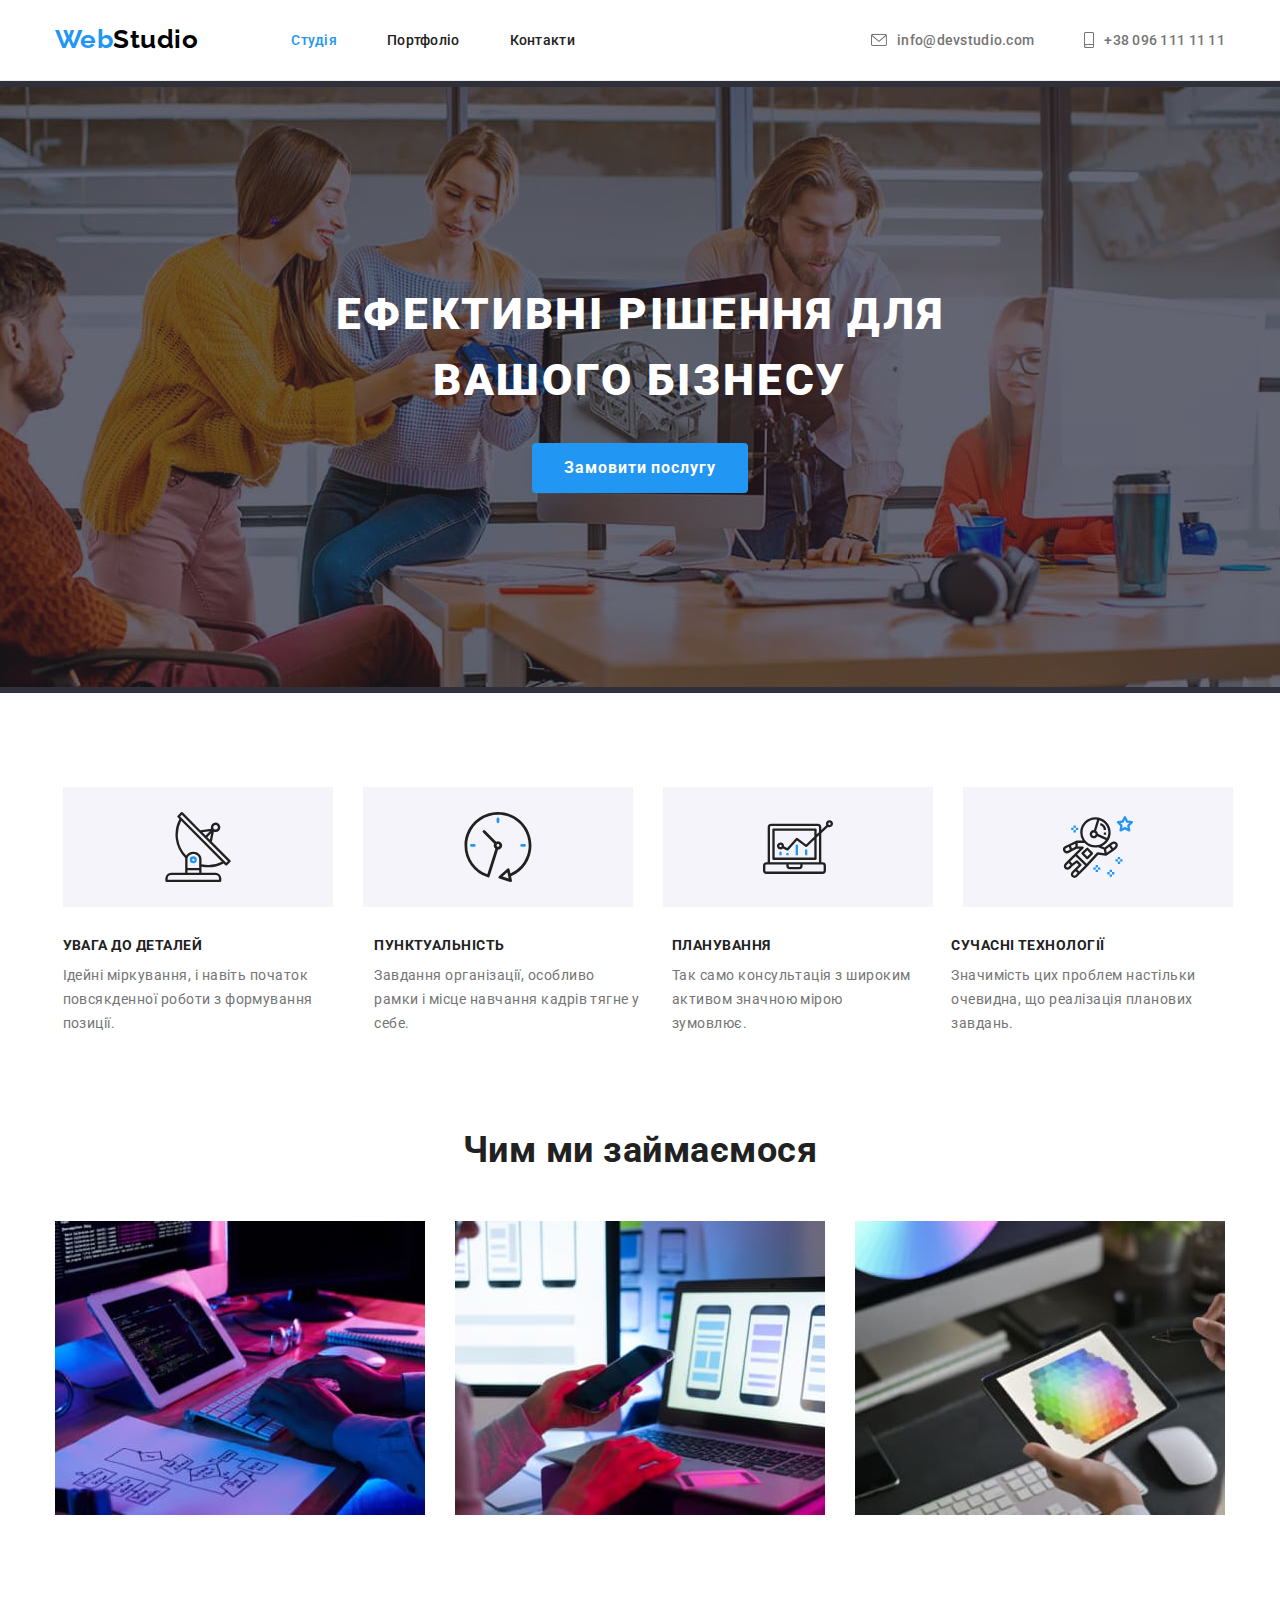
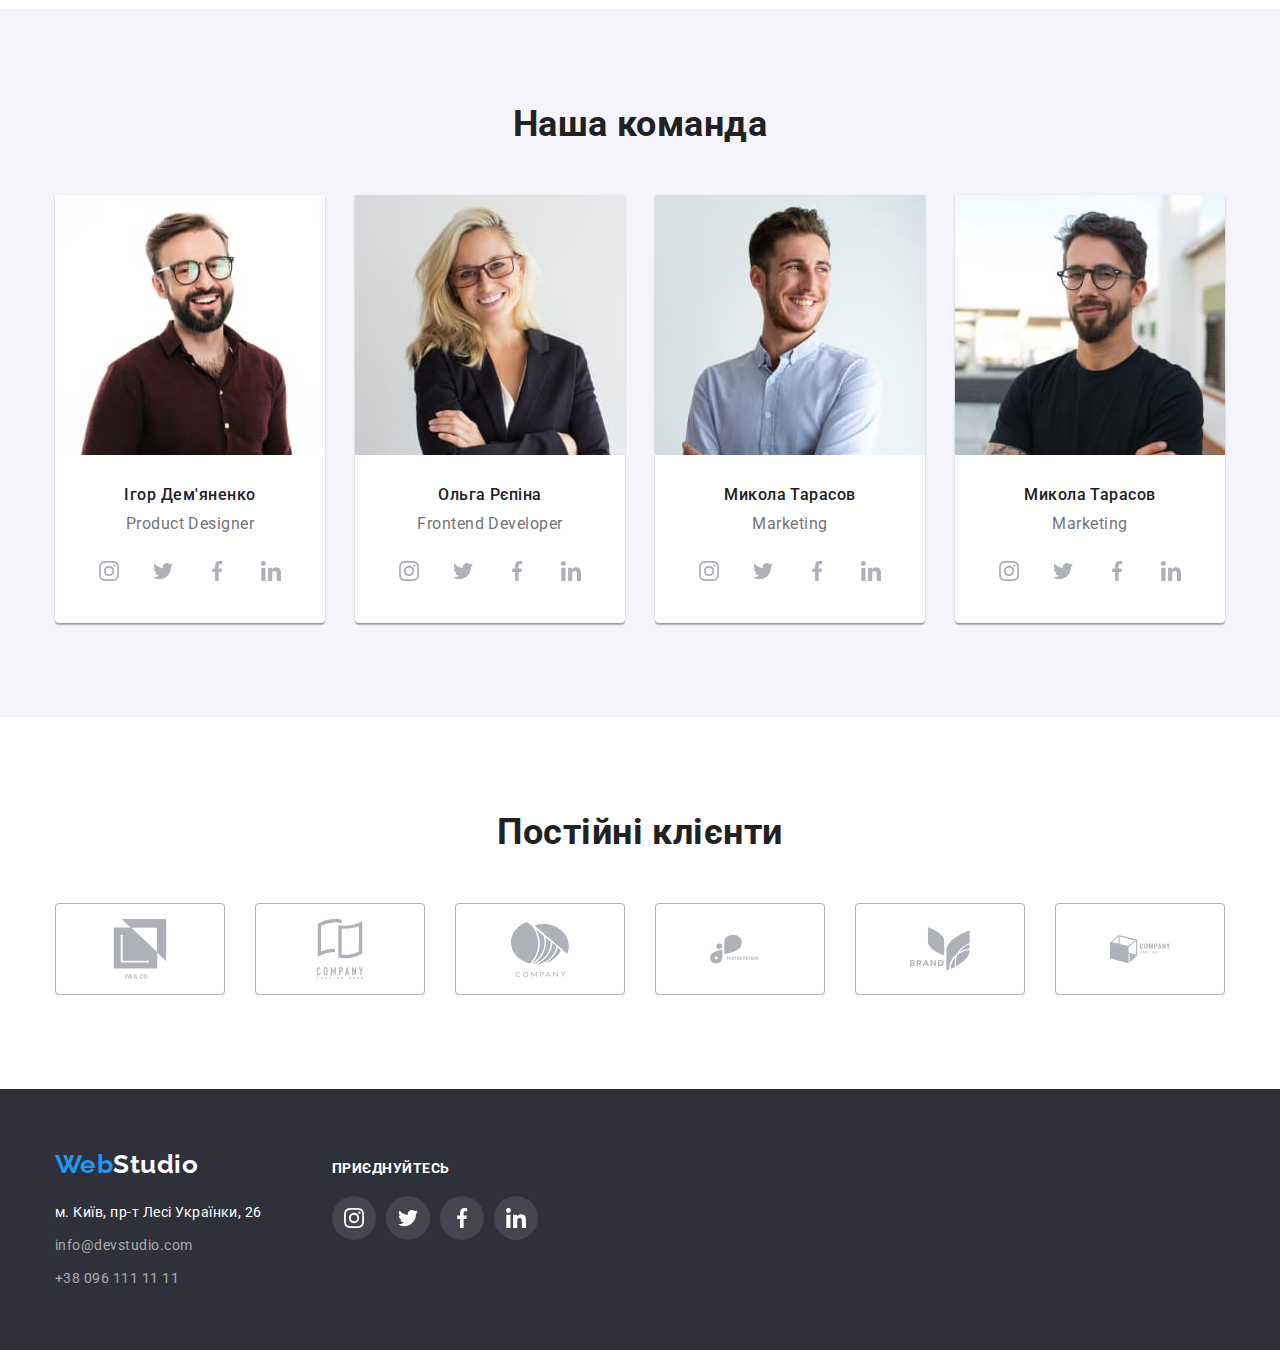
<file: index.html>
<!DOCTYPE html>
<html lang="uk">
<head>
    <meta charset="UTF-8">
    <meta http-equiv="X-UA-Compatible" content="IE=edge">
    <meta name="viewport" content="width=device-width, initial-scale=1.0">
    <title>Студія</title>
    <link rel="preconnect" href="https://fonts.googleapis.com">
    <link rel="preconnect" href="https://fonts.gstatic.com" crossorigin>
    <link href="https://fonts.googleapis.com/css2?family=Raleway:wght@700&family=Roboto:wght@400;500;700;900&display=swap"
    rel="stylesheet">
    <link rel="stylesheet" href="https://cdnjs.cloudflare.com/ajax/libs/modern-normalize/1.1.0/modern-normalize.min.css">
    <link rel="stylesheet" href="./css/styles.css">
    
</head>
<body>
    <!--header-->
    <header class="header">
      <div class="container"><nav class="nav">
        <a class="logo" href="./index.html"><span class="logo-web">Web</span>Studio</a>
        <ul class="list">
            <li class="item"><a href="./index.html" class="nav-link current">Студія</a></li>
            <li  class="item"><a href="./portfolio.html" class="nav-link">Портфоліо</a> </li>
            <li  class="item"><a href="#" class="nav-link">Контакти</a></li>
        </ul>
    </nav>
    <ul class="list">
        <li class="item contact-item">
            <a href="meilto:info@devstudio.com" class="contact-link"><svg class="contact-icon" width="16" height="12">
                <use href="./images/icons.svg#icon-mail"></use>
            </svg>info@devstudio.com</a></li>
        <li class="item contact-item">
            <a href="tel:+380961111111" class="contact-link">
                <svg class="contact-icon" width="10" height="16">
                    <use href="./images/icons.svg#icon-smartphone"></use>
                </svg>+38 096 111 11 11</a></li>
    </ul></div> 
        
    </header>
    <main>
    <!--"hero"-->
    <section class="hero">
        <div class="container"><h1 class="hero-title">Ефективні рішення для вашого бізнесу</h1>
        <button class="hero-button" type="button">Замовити послугу</button></div>
    </section>
    <!--about-->
    <section class="about" >
       <div class="container"><h2 class="hidden-title">ключові теги</h2>
        <ul class="list icon-list">
            <li class="about-item-icon"><svg class="about-icon" width="70" height="70" ><use href="./images/icons.svg#icon-antenna"></use></svg></li>
            <li class="about-item-icon"><svg class="about-icon" width="70" height="70"><use href="./images/icons.svg#icon-clock"></use></svg></li>
            <li class="about-item-icon"><svg class="about-icon" width="70" height="70"><use href="./images/icons.svg#icon-diagram"></use></svg></li>
            <li class="about-item-icon"><svg class="about-icon" width="70" height="70"><use href="./images/icons.svg#icon-astronaut"></use></svg></li>
        </ul>
    <ul class="list">
        <li class="about-item">
            <h3 class="about-title">Увага до деталей</h3>
            <p class="about-text">Ідейні міркування, і навіть початок повсякденної роботи з формування позиції.</p>
    
        </li>
        <li class="about-item">
            <h3 class="about-title">Пунктуальність</h3>
            <p class="about-text">Завдання організації, особливо рамки і місце навчання кадрів тягне у себе.</p>
    
        </li>
        <li class="about-item">
            <h3 class="about-title">Планування</h3>
            <p class="about-text">Так само консультація з широким активом значною мірою зумовлює.</p>
    
        </li>
        <li class="about-item">
            <h3 class="about-title">Сучасні технології</h3>
            <p class="about-text">Значимість цих проблем настільки очевидна, що реалізація планових завдань.</p>
    
        </li>
    </ul></div> 
    </section>
    <!--work-->
    <section class="work">
        <div class="container"><h2 class="work-title">Чим ми займаємося</h2>
        <ul class="list">
        <li class="work-item"><img src="./images/box1.jpg" alt="розробка продукту" class="img"  width="370"  height="294"></li>
        <li class="work-item"><img src="./images/box2.jpg" alt="адаптація продукту" class="img" width="370" height="294" ></li>
        <li class="work-item"><img src="./images/box3.jpg" alt=" дизайн продукту" class="img" width="370" height="294" > </li>
        </ul></div>
    </section>
    <!--our team-->
    <section class="team">
        <div class="container">
        <h2 class="team-title">Наша команда</h2>
        <ul class="list ">
            <li  class="team-item">
                <img src="./images/img1.jpg" alt="веселий чоловік" class="img" width="270">
                <div class="team-text"><h3 class="team-name">Ігор Дем'яненко</h3>
                <p class="team-position">Product Designer</p>
                <ul class="list social-list">
                    <li class="social-item">
                        <a href="" class="social-link">
                            <svg class="social-icon" width="20" height="20">
                                <use href="./images/icons.svg#icon-instagram"></use>
                            </svg>
                        </a>
                    </li>
                    <li class="social-item">
                        <a href="" class="social-link">
                            <svg class="social-icon" width="20" height="20">
                                <use href="./images/icons.svg#icon-twitter"></use>
                            </svg>
                        </a>
                    </li>
                    <li class="social-item">
                        <a href="" class="social-link">
                            <svg class="social-icon" width="20" height="20">
                                <use href="./images/icons.svg#icon-facebook"></use>
                            </svg>
                        </a>
                    </li>
                    <li class="social-item">
                        <a href="" class="social-link">
                            <svg class="social-icon" width="20" height="20">
                                <use href="./images/icons.svg#icon-linkedin"></use>
                            </svg>
                        </a>
                    </li>
                </ul></div>
            
            </li>
            <li class="team-item">
                <img src="./images/img2.jpg" alt="жінка в окулярах" class="img" width="270">
                <div class="team-text"><h3 class="team-name">Ольга Рєпіна</h3>
                <p class="team-position">Frontend Developer</p>
                <ul class="list social-list">
                    <li class="social-item">
                        <a href="" class="social-link">
                            <svg class="social-icon" width="20" height="20">
                                <use href="./images/icons.svg#icon-instagram"></use>
                            </svg>
                        </a>
                    </li>
                    <li class="social-item">
                        <a href="" class="social-link">
                            <svg class="social-icon" width="20" height="20">
                                <use href="./images/icons.svg#icon-twitter"></use>
                            </svg>
                        </a>
                    </li>
                    <li class="social-item">
                        <a href="" class="social-link">
                            <svg class="social-icon" width="20" height="20">
                                <use href="./images/icons.svg#icon-facebook"></use>
                            </svg>
                        </a>
                    </li>
                    <li class="social-item">
                        <a href="" class="social-link">
                            <svg class="social-icon" width="20" height="20">
                                <use href="./images/icons.svg#icon-linkedin"></use>
                            </svg>
                        </a>
                    </li>
                </ul></div>
            </li>
            <li class="team-item">
                <img src="./images/img3.jpg" alt="чоловік в блакитній сорочці" class="img" width="270">
                <div class="team-text"><h3 class="team-name">Микола Тарасов</h3>
                <p class="team-position">Marketing</p>
                <ul class="list social-list">
                    <li class="social-item">
                        <a href="" class="social-link">
                            <svg class="social-icon" width="20" height="20">
                                <use href="./images/icons.svg#icon-instagram"></use>
                            </svg>
                        </a>
                    </li>
                    <li class="social-item">
                        <a href="" class="social-link">
                            <svg class="social-icon" width="20" height="20">
                                <use href="./images/icons.svg#icon-twitter"></use>
                            </svg>
                        </a>
                    </li>
                    <li class="social-item">
                        <a href="" class="social-link">
                            <svg class="social-icon" width="20" height="20">
                                <use href="./images/icons.svg#icon-facebook"></use>
                            </svg>
                        </a>
                    </li>
                    <li class="social-item">
                        <a href="" class="social-link">
                            <svg class="social-icon" width="20" height="20">
                                <use href="./images/icons.svg#icon-linkedin"></use>
                            </svg>
                        </a>
                    </li>
                </ul></div>
            </li>
            <li class="team-item">
                <img src="./images/img4.jpg" alt="чоловік з бородою" class="img" width="270">
                <div class="team-text"><h3 class="team-name">Микола Тарасов</h3>
                <p class="team-position">Marketing</p>
                <ul class="list social-list">
                    <li class="social-item">
                        <a href="" class="social-link">
                            <svg class="social-icon" width="20" height="20">
                                <use href="./images/icons.svg#icon-instagram"></use>
                            </svg>
                        </a>
                    </li>
                    <li class="social-item">
                        <a href="" class="social-link">
                            <svg class="social-icon" width="20" height="20">
                                <use href="./images/icons.svg#icon-twitter"></use>
                            </svg>
                        </a>
                    </li>
                    <li class="social-item">
                        <a href="" class="social-link">
                            <svg class="social-icon" width="20" height="20">
                                <use href="./images/icons.svg#icon-facebook"></use>
                            </svg>
                        </a>
                    </li>
                    <li class="social-item">
                        <a href="" class="social-link">
                            <svg class="social-icon" width="20" height="20">
                                <use href="./images/icons.svg#icon-linkedin"></use>
                            </svg>
                        </a>
                    </li>
                </ul></div>

            </li>
        </ul></div>
    </section>
    <!-- clients -->
    <section class="clients">
        <div class="container">
            <h2 class="clients-title">Постійні клієнти</h2>
            <ul class="list">
                <li class="clients-item"><a class="clients-link" href=""><svg class="clients-icon" width="106" height="60"><use href="./images/icons.svg#icon-group1"></use></svg></a></li>
                <li class="clients-item"><a class="clients-link" href=""><svg class="clients-icon" width="106" height="60"><use href="./images/icons.svg#icon-group2"></use></svg></a></li>
                <li class="clients-item"><a class="clients-link" href=""><svg class="clients-icon" width="106" height="60"><use href="./images/icons.svg#icon-group3"></use></svg></a></li>
                <li class="clients-item"><a class="clients-link" href=""><svg class="clients-icon" width="106" height="60"><use href="./images/icons.svg#icon-group4"></use></svg></a></li>
                <li class="clients-item"><a class="clients-link" href=""><svg class="clients-icon" width="106" height="60"><use href="./images/icons.svg#icon-group5"></use></svg></a></li>
                <li class="clients-item"><a class="clients-link" href=""><svg class="clients-icon" width="106" height="60"><use href="./images/icons.svg#icon-group6"></use></svg></a></li>
            </ul>
        </div>
    </section>
</main>
<!--footer-->
<footer class="footer">
    <div class="container">
    <section><a href="./index.html" class="footer-logo"><span class="logo-web">Web</span>Studio</a>
    <address class="address">
        <ul class="list">
            <li class="address-item"><a href="#" target="_blank" rel="noopener noreferrer" class="address-location">м. Київ,
                    пр-т Лесі Українки, 26</a></li>
            <li class="address-item"><a href="mailto:info@devstudio.com" class="address-mail">info@devstudio.com</a></li>
            <li class="address-item"><a href="tel:+380961111111" class="address-tel">+38 096 111 11 11</a></li>
        </ul>
    </address></section>
    <section class="join">
        <h2 class="join-title">приєднуйтесь</h2>
        <ul class="list join-list">
            <li class="social-item">
                <a href="" class="social-link">
                    <svg class="social-icon" width="20" height="20">
                        <use href="./images/icons.svg#icon-instagram"></use>
                    </svg>
                </a>
            </li>
            <li class="social-item">
                <a href="" class="social-link">
                    <svg class="social-icon" width="20" height="20">
                        <use href="./images/icons.svg#icon-twitter"></use>
                    </svg>
                </a>
            </li>
            <li class="social-item">
                <a href=""  class="social-link">
                    <svg class="social-icon" width="20" height="20">
                        <use href="./images/icons.svg#icon-facebook"></use>
                    </svg>
                </a>
            </li>
            <li class="social-item">
                <a href="" class="social-link">
                    <svg class="social-icon" width="20" height="20">
                        <use href="./images/icons.svg#icon-linkedin"></use>
                    </svg>
                </a>
            </li>
        </ul>
    </section>
</div>
</footer>
</body>
</html>
</file>
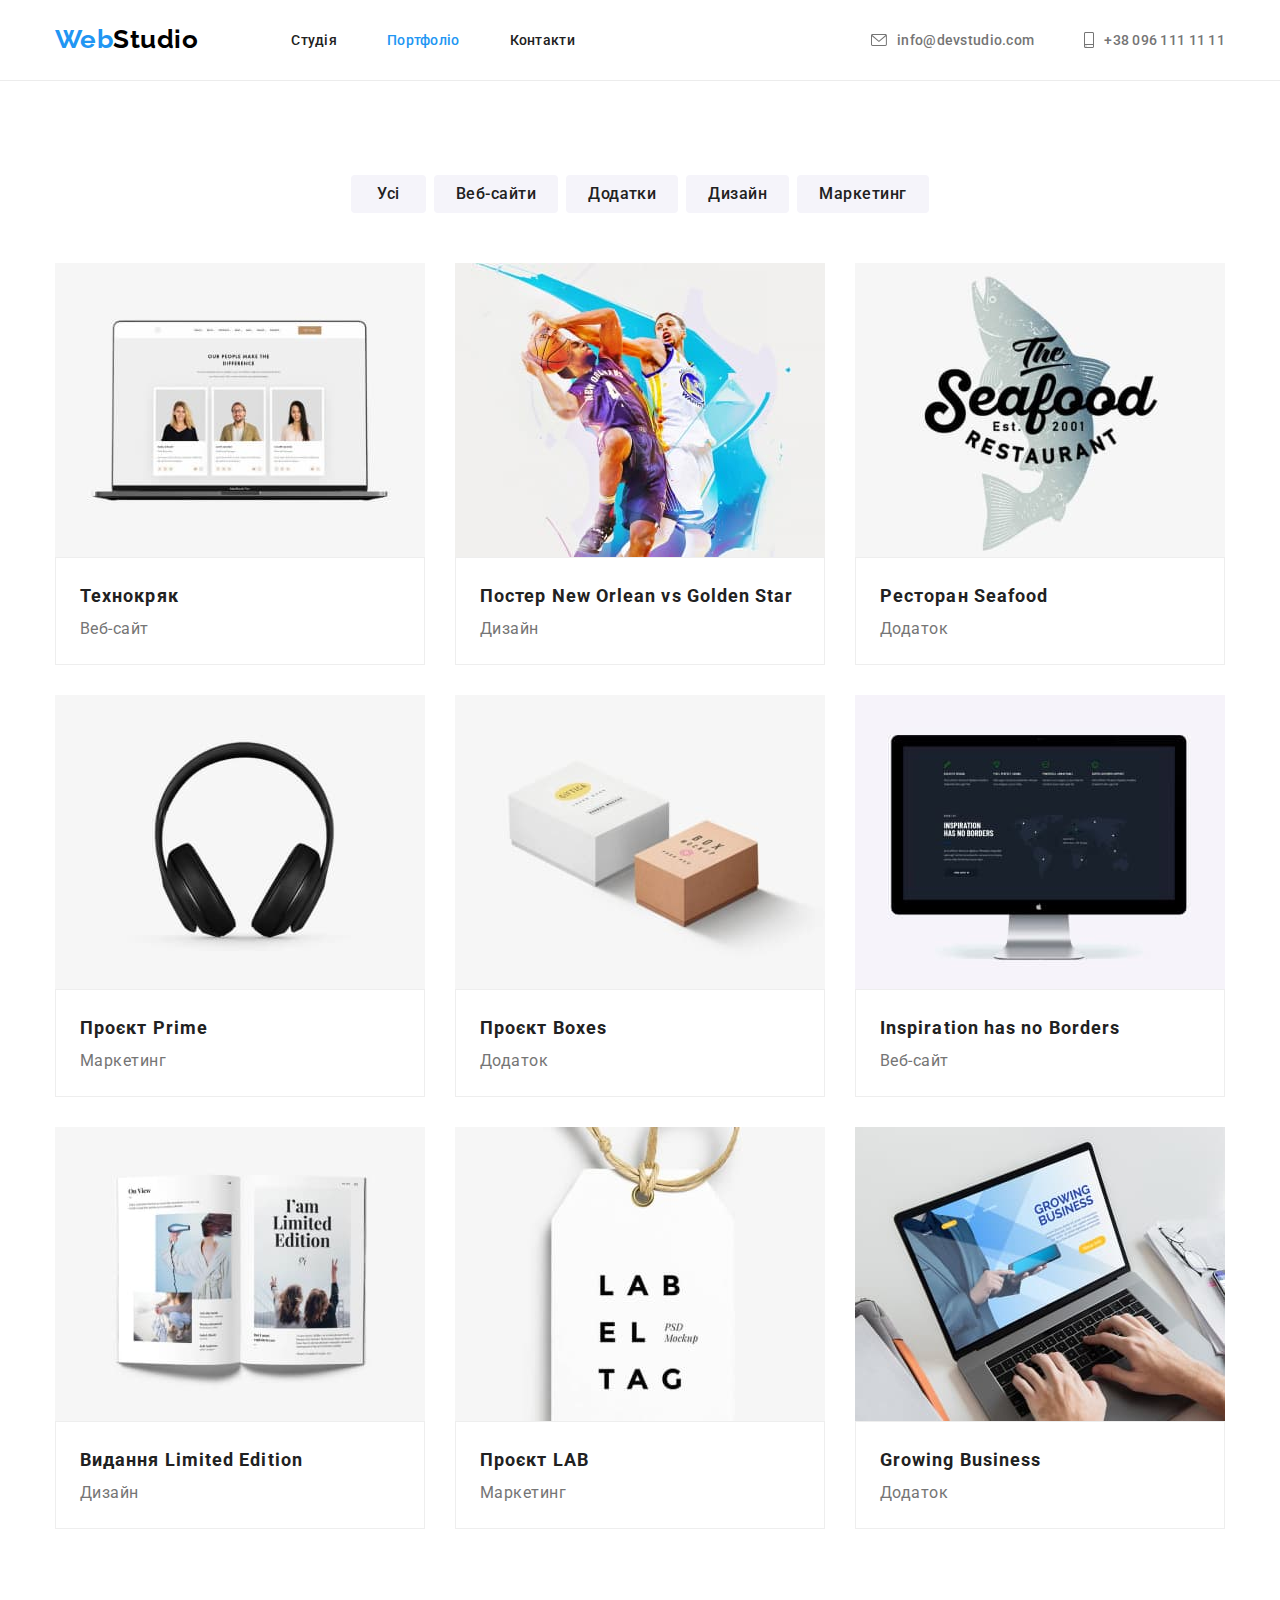
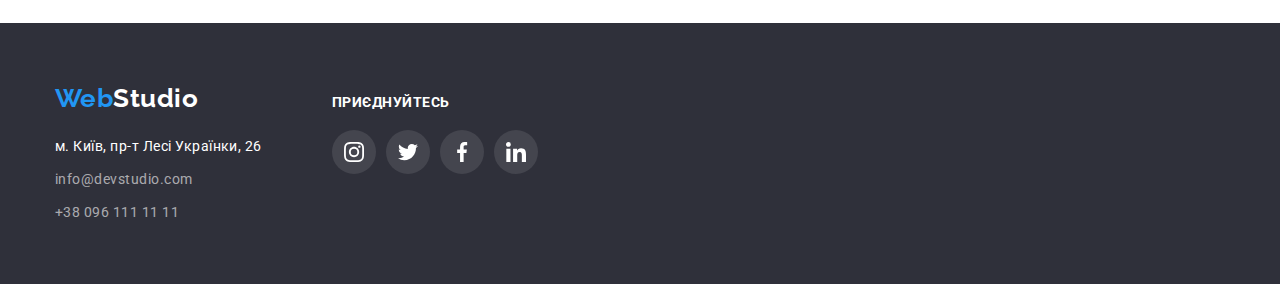
<file: portfolio.html>
<!DOCTYPE html>
<html lang="uk">
<head>
    <meta charset="UTF-8">
    <meta http-equiv="X-UA-Compatible" content="IE=edge">
    <meta name="viewport" content="width=device-width, initial-scale=1.0">
    <title>Портфоліо</title>
    <link rel="preconnect" href="https://fonts.googleapis.com">
    <link rel="preconnect" href="https://fonts.gstatic.com" crossorigin>
    <link href="https://fonts.googleapis.com/css2?family=Raleway:wght@700&family=Roboto:wght@400;500;700;900&display=swap"
    rel="stylesheet">
    <link rel="stylesheet" href="https://cdnjs.cloudflare.com/ajax/libs/modern-normalize/1.1.0/modern-normalize.min.css">
    <link rel="stylesheet" href="./css/styles.css">
    
</head>
<body>
    <!--хедер-->
        <header class="header">
            <div class="container">
                <nav class="nav">
                    <a class="logo" href="./index.html"><span class="logo-web">Web</span>Studio</a>
                    <ul class="list">
                        <li class="item"><a href="./index.html" class="nav-link ">Студія</a></li>
                        <li class="item"><a href="./portfolio.html" class="nav-link current" >Портфоліо</a> </li>
                        <li class="item"><a href="#" class="nav-link">Контакти</a></li>
                    </ul>
                </nav>
                <ul class="list">
                    <li class="item contact-item">
                        <a href="meilto:info@devstudio.com" class="contact-link"><svg class="contact-icon" width="16"
                                height="12">
                                <use href="./images/icons.svg#icon-mail"></use>
                            </svg>info@devstudio.com</a>
                    </li>
                    <li class="item contact-item">
                        <a href="tel:+380961111111" class="contact-link">
                            <svg class="contact-icon" width="10" height="16">
                                <use href="./images/icons.svg#icon-smartphone"></use>
                            </svg>+38 096 111 11 11</a>
                    </li>
                </ul>
            </div>
        
        </header>
    <main>
        <section class="portfolio">
        <!--список кнопок-->
        <div class="container"><ul class="list buttons">
            <li class="item-button" ><button type="button" class="filter-button first">Усі</button></li>
            <li class="item-button" ><button type="button" class="filter-button">Веб-сайти</button></li>
            <li class="item-button" ><button type="button" class="filter-button">Додатки</button></li>
            <li class="item-button" ><button type="button" class="filter-button">Дизайн</button></li>
            <li class="item-button" ><button type="button" class="filter-button">Маркетинг</button></li>
        </ul>
       
        <!--список проектів-->
        
            <h1 class="hidden-title">список проектів</h1>
            <ul class="list projects-list">
                <li class="projects-item"><a href="" class="projects">
                        <img src="./images/portfolioimg1.jpg" class="img" alt="ноутбук" width="370">
                        <div class="container-text"><h2 class="projects-title">Технокряк</h2>
                        <p class="projects-text">Веб-сайт</p></div>
                    </a></li>
                <li class="projects-item"><a href="" class="projects">
                        <img src="./images/portfolioimg2.jpg" class="img" alt="гра в баскетбол" width="370">
                       <div class="container-text"><h2 class="projects-title">Постер New Orlean vs Golden Star</h2>
                    <p class="projects-text">Дизайн</p></div> 
                    </a></li>
                <li class="projects-item"><a href=""  class="projects">
                        <img src="./images/portfolioimg3.jpg" class="img" alt=" риба з надписами" width="370">
                       <div class="container-text"><h2 class="projects-title">Ресторан Seafood</h2>
                    <p class="projects-text">Додаток</p></div> 
                    </a></li>
                <li class="projects-item"><a href=""  class="projects">
                        <img src="./images/portfolioimg4.jpg" class="img" alt="наушники" width="370">
                       <div class="container-text"><h2 class="projects-title">Проєкт Prime</h2>
                    <p class="projects-text">Маркетинг</p></div>
                    </a></li>
                <li class="projects-item"><a href="" class="projects">
                        <img src="./images/portfolioimg5.jpg" class="img" alt="дві коробки" width="370">
                       <div class="container-text"><h2 class="projects-title">Проєкт Boxes</h2>
                    <p class="projects-text">Додаток</p></div> 
                    </a></li>
                <li class="projects-item"><a href="" class="projects">
                        <img src="./images/portfolioimg6.jpg" class="img" alt="монітор" width="370">
                      <div class="container-text"><h2 class="projects-title">Inspiration has no Borders</h2>
                    <p class="projects-text">Веб-сайт</p></div>  
                    </a></li>
                <li class="projects-item"><a href="" class="projects">
                        <img src="./images/portfolioimg7.jpg" class="img" alt="відкрита книга" width="370">
                      <div class="container-text"><h2 class="projects-title">Видання Limited Edition</h2>
                    <p class="projects-text">Дизайн</p></div> 
                    </a></li>
                <li class="projects-item"><a href="" class="projects">
                        <img src="./images/portfolioimg8.jpg" class="img" alt="біла бірка" width="370">
                      <div class="container-text"><h2 class="projects-title">Проєкт LAB</h2>
                    <p class="projects-text">Маркетинг</p></div> 
                    </a></li>
                <li class="projects-item"><a href=""  class="projects">
                        <img src="./images/portfolioimg9.jpg" class="img" alt="робота на ноутбуці" width="370">
                      <div class="container-text"><h2 class="projects-title">Growing Business</h2>
                    <p class="projects-text">Додаток</p></div>  
                    </a></li>
            </ul>
        </div>
       
        </section>
                

    </main>
<!--footer-->
<footer class="footer">
    <div class="container">
        <section><a href="./index.html" class="footer-logo"><span class="logo-web">Web</span>Studio</a>
            <address class="address">
                <ul class="list">
                    <li class="address-item"><a href="#" target="_blank" rel="noopener noreferrer"
                            class="address-location">м. Київ,
                            пр-т Лесі Українки, 26</a></li>
                    <li class="address-item"><a href="mailto:info@devstudio.com"
                            class="address-mail">info@devstudio.com</a></li>
                    <li class="address-item"><a href="tel:+380961111111" class="address-tel">+38 096 111 11 11</a></li>
                </ul>
            </address>
        </section>
        <section class="join">
            <h2 class="join-title">приєднуйтесь</h2>
            <ul class="list join-list">
                <li class="social-item">
                    <a href="" class="social-link">
                        <svg class="social-icon" width="20" height="20">
                            <use href="./images/icons.svg#icon-instagram"></use>
                        </svg>
                    </a>
                </li>
                <li class="social-item">
                    <a href="" class="social-link">
                        <svg class="social-icon" width="20" height="20">
                            <use href="./images/icons.svg#icon-twitter"></use>
                        </svg>
                    </a>
                </li>
                <li class="social-item">
                    <a href="" class="social-link">
                        <svg class="social-icon" width="20" height="20">
                            <use href="./images/icons.svg#icon-facebook"></use>
                        </svg>
                    </a>
                </li>
                <li class="social-item">
                    <a href="" class="social-link">
                        <svg class="social-icon" width="20" height="20">
                            <use href="./images/icons.svg#icon-linkedin"></use>
                        </svg>
                    </a>
                </li>
            </ul>
        </section>
    </div>
</footer>
</body>
</html>
</file>
<file: css/styles.css>
/*general styles*/
:root{
    --main-color:#757575;
    --second-color:#000000;
    --third-color:#2196F3;
    --fourth-color:#212121;
    --fifth-color:#FFFFFF;
    --sixth-color:rgba(255, 255, 255, 0.6);
    --active-button-color:#188CE8;
    --background-footer:#2F303A;
    --background-team:#F5F4FA;
    --border-color:#EEEEEE;
    --second-border-color:#ECECEC;
    --icon-color:#AFB1B8;
   }
body{
    font-family:"roboto",sans-serif;
    color:var(--main-color);
    background-color:var(--fifth-color);
    letter-spacing: 0.03em;}

.container{
    width: 1200px;
    margin:0 auto;
    padding:0 15px;
     }
    
h1,
h2,
h3,
p,
ul {
    margin: 0;
    padding: 0;
}
/*header styles*/
.header{
border-bottom: 1px solid var(--second-border-color);
}

.header>.container {
    display: flex;
    align-items: center;
   
}
.nav{
    display: flex;
    align-items: center;
    margin-right: auto;
}
    .logo{
        margin-right: 93px;
        padding-top: 24px;
        padding-bottom: 25px;
        color:var(--second-color);
        font-family: 'Raleway';
        font-weight: 700;
        font-size: 26px;
        line-height:calc(31/26) ;
        text-decoration: none;
}
.logo-web{
    color:var(--third-color);
}
.list{
    list-style-type: none;
}
.header .list{
    display: flex;
    align-items: center;
    
}
.list .item:not(:first-child){
    margin-left: 50px;
    
}

.nav-link{
        font-weight: 500;
        font-size: 14px;
        line-height:calc(16/14);
        letter-spacing: 0.02em;
        color:var(--fourth-color);
        text-decoration: none;
    }
.current{color:var(--third-color);}
.nav-link:hover,
.nav-link:focus{
    color:var(--third-color)
}
.contact-icon{
   margin-right: 10px;
   fill: currentColor;
}
.contact-link{
    display: flex;
        align-items: center;
        font-weight: 500;
        font-size: 14px;
        line-height:calc(16/14);
        letter-spacing: 0.02em;
        color: inherit;
        text-decoration: none;
        }
.contact-link:hover,
.contact-link:focus{
 color:var(--third-color)
}
    /*hero styles*/

.hero{
    
    background-image: linear-gradient(rgba(47, 48, 58, 0.4), rgba(47, 48, 58, 0.4)),url(../images/hero-img.jpg);
    
    background-color: var(--background-footer);
    background-repeat: no-repeat;
    background-position: center;
    flex-grow: 1;
  
}
.hero {
  padding: 200px 0px;
}
.hero-title{
        width: 696px;
        margin: 0 auto;
    
        font-weight: 900;
        font-size: 44px;
        line-height:calc(60/40);
        text-align: center;
        letter-spacing: 0.06em;
        text-transform: uppercase;
        color:var(--fifth-color)
}
.hero-button{
    margin: auto;
    margin-top: 30px;
    padding: 10px 32px;

        font-weight: 700;
        font-size: 16px;
        line-height: calc(30/16);
        display:block;
        align-items: center;
        text-align: center;
        letter-spacing: 0.06em;
        color: var(--fifth-color);
        background-color:var(--third-color);
        border: none;
        border-radius: 4px;
        font-family: inherit;
        cursor: pointer;
}
.hero-button:hover{background-color: var(--active-button-color)}
.hero-button:focus{background-color: var(--active-button-color)}
    /* about */
.hidden-title{
    display: none;
}
.icon-list{
    margin-bottom: 30px;
}
.about-item-icon{
    width: 270px;
    height: 120px;
    background-color:var(--background-team);
    display: flex;
    align-items: center;
    justify-content: center;
}
.about-item-icon:not(:first-child){
    margin-left: 30px;
}

.about {
    padding-left: 15px;
    padding-top: 94px;
  
}
.about .list{
    display: flex;
    justify-items: center;
   
   }
.about-item:not(:first-child){
    
    margin-left: 30px;
    
}
.about-title{
    margin-bottom: 10px;
        font-weight: 700;
        font-size: 14px;
        line-height:calc(16/14);
        text-transform: uppercase;
        color:var(--fourth-color)
}
.about-text{
        font-size: 14px;
        line-height:calc(24/14);
}
/* work */
.work {
    padding-top: 94px;
    padding-bottom: 94px;
     }
.work .list{
    display: flex;
   
}
.work-title{
        margin-bottom: 50px;
        font-weight: 700;
        font-size: 36px;
        line-height:calc(42/36);
        text-align: center;
        color:var(--fourth-color);
}

.work-item:not(:first-child){
       margin-left: 30px;
    }


/* our team */
.team{
    padding-top: 94px;
    padding-bottom: 94px;
    background-color:var(--background-team);
}

.team-title{
   margin-bottom: 50px;
        font-weight: 700;
        font-size: 36px;
        line-height:calc(42/36);
        text-align: center;
        color:var(--fourth-color);
}
.team .list{
    display: flex;
}
.team-item:not(:first-child){margin-left: 30px;}
.team-item{
    
    text-align: center;
    background-color:var(--fifth-color);
    border-radius: 0px 0px 4px 4px;
    box-shadow: 0px 1px 3px rgba(0, 0, 0, 0.12), 0px 1px 1px rgba(0, 0, 0, 0.14), 0px 2px 1px rgba(0, 0, 0, 0.2);
}
.team-text {
    padding-top: 30px;
    padding-bottom: 30px;
}
.team-name{
        font-weight: 500;
        font-size: 16px;
        line-height:calc(19/16);
        color:var(--fourth-color)}
.team-position{
    margin-top: 10px;
     font-size: 16px;
    line-height:calc(19/16);
}
.social-list{
       margin-top: 16px;
       display: flex;
        align-items: center;
        justify-content: center;
}
.social-item{
    width:44px;
    height: 44px;

}
.social-item:not(:first-child){
    margin-left: 10px;
}
.social-link{
        width: 100%;
        height: 100%;
        display: flex;
        align-items: center;
        justify-content: center;
        border-radius: 50%;
        background-color:var(--fifth-color);
        color: var(--icon-color);
}
.social-icon{
    fill:currentColor
}
.social-link:hover,
.social-link:focus{
color:var(--fifth-color);
background-color: var(--third-color);

}
/* clients */
.clients{
    padding-top: 94px;
    padding-bottom: 94px;
}
.clients-title{
margin-bottom: 50px;
    font-weight: 700;
    font-size: 36px;
    line-height:calc(42/36);
    text-align: center;
     color: var(--fourth-color);
}
.clients .list{
    display: flex;
    align-items: center;
    justify-content: center;
}
.clients-item{
    width: 170px;
    height: 92px;
  
}
.clients-item:not(:first-child) {
    margin-left: 30px;
}
.clients-link{
        width: 100%;
        height: 100%;
        display: flex;
        align-items: center;
        justify-content: center;
    border: 1px solid var(--icon-color);
    border-radius: 4px;
    color: var(--icon-color);
}
.clients-icon{
   fill:currentColor;
}
.clients-item .clients-link:hover,
.clients-item .clients-link:focus{
    border:1px solid var(--third-color);
    color:var(--third-color);
}

/* footer */
.footer {
    padding-top: 60px;
    padding-bottom: 60px;
    background-color: var(--background-footer);
}

.footer>.container{
    display: flex;
    align-items:baseline;
    
}
.footer-logo {
    color: var(--fifth-color);
        font-family: 'Raleway';
        font-weight: 700;
        font-size: 26px;
        line-height: calc(31/26);
        text-decoration: none;
}
.address {
    margin-top: 20px;
    
}
.address-item +.address-item{
margin-top: 9px;
}
.address-location,.address-mail,.address-tel{
        font-size: 14px;
        line-height:calc(24/14);
        text-decoration: none;
        font-style: normal;
        color: var(--fifth-color);
        }
.address-mail,.address-tel{
    color:var(--sixth-color);
}
.address-location:hover{color: var(--third-color);}
.address-location:focus {color: var(--third-color);}
.address-mail:hover{color: var(--third-color);}
.address-mail:focus {color: var(--third-color);}
.address-tel:hover{color: var(--third-color);}
.address-tel:focus{color: var(--third-color);}
.join{
    margin-left: 70px;
    
}
.join-title{
        margin-bottom: 20px;
        font-weight: 700;
        font-size: 14px;
        line-height:calc(16/14);
        text-transform: uppercase;
         color:var(--fifth-color);
}
.join-list{
        display: flex;
        align-items: center;
        justify-content: center;
}
.join-list .social-link{
    color:var(--fifth-color);
    background-color:rgba(255, 255, 255, 0.1);;
}
.join-list .social-link:hover,
.join-list .social-link:focus{
    background-color:var(--third-color);
}
/* portfolio  */
.portfolio{
padding-top: 94px;
padding-bottom: 94px;
}
.buttons{
    display:flex;
    justify-content: center;
    align-items: center;
 }
.item-button:not(:first-child){
  margin-left: 8px;
 }
.filter-button{
   display: block;
   margin: auto;
   padding: 6px 22px;

    font-weight: 500;
    font-size: 16px;
    line-height:calc(26/16);
    text-align: center;
    letter-spacing: 0.03em;
    color:var(--fourth-color);
    background:var(--background-team);
    border-radius: 4px;
    border: transparent;
    cursor: pointer;
    font-family: inherit;
}
.first{
    padding: 6px 26px;
}
.filter-button:hover{background: var(--third-color);
        color: var(--fifth-color);
        box-shadow: 0px 3px 1px rgba(0, 0, 0, 0.1), 0px 1px 2px rgba(0, 0, 0, 0.08), 0px 2px 2px rgba(0, 0, 0, 0.12);
            border-radius: 4px;
     }
.filter-button:focus{background:var(--third-color);
    color:var(--fifth-color);
    box-shadow: 0px 3px 1px rgba(0, 0, 0, 0.1), 0px 1px 2px rgba(0, 0, 0, 0.08), 0px 2px 2px rgba(0, 0, 0, 0.12);
    
}
/* portfolio projects */
 .projects-list {
    display: flex;
    flex-wrap: wrap;
    margin-top: 50px;
    gap: 30px;
}
.projects{
    text-decoration: none;
}
.projects-title{
        font-weight: 700;
        font-size: 18px;
        line-height:calc(36/18);
        letter-spacing: 0.06em;
        color:var(--fourth-color);
    }
.projects-text{
         font-size: 16px;
        line-height:calc(30/16);
        color: var(--main-color);
}
.img{
    display: block;
    max-width: 100%;
    height: auto;
}
  .container-text{
    padding: 20px 24px;
    border-right:1px solid var(--border-color);
    border-left: 1px solid var(--border-color) ;
    border-bottom: 1px solid var(--border-color);
    border-top: 1px solid var(--border-color);
  }
 
.projects-title:hover{ color: var(--third-color);}
.projects-title:focus{color: var(--third-color);}
.projects-text:hover{color: var(--third-color);}
.projects-text:focus{color: var(--third-color);}


.projects-item:hover,
.projects-item:focus{
 box-shadow: 0px 1px 1px rgba(0, 0, 0, 0.12), 0px 4px 4px rgba(0, 0, 0, 0.06), 1px 4px 6px rgba(0, 0, 0, 0.16);
}
</file>
